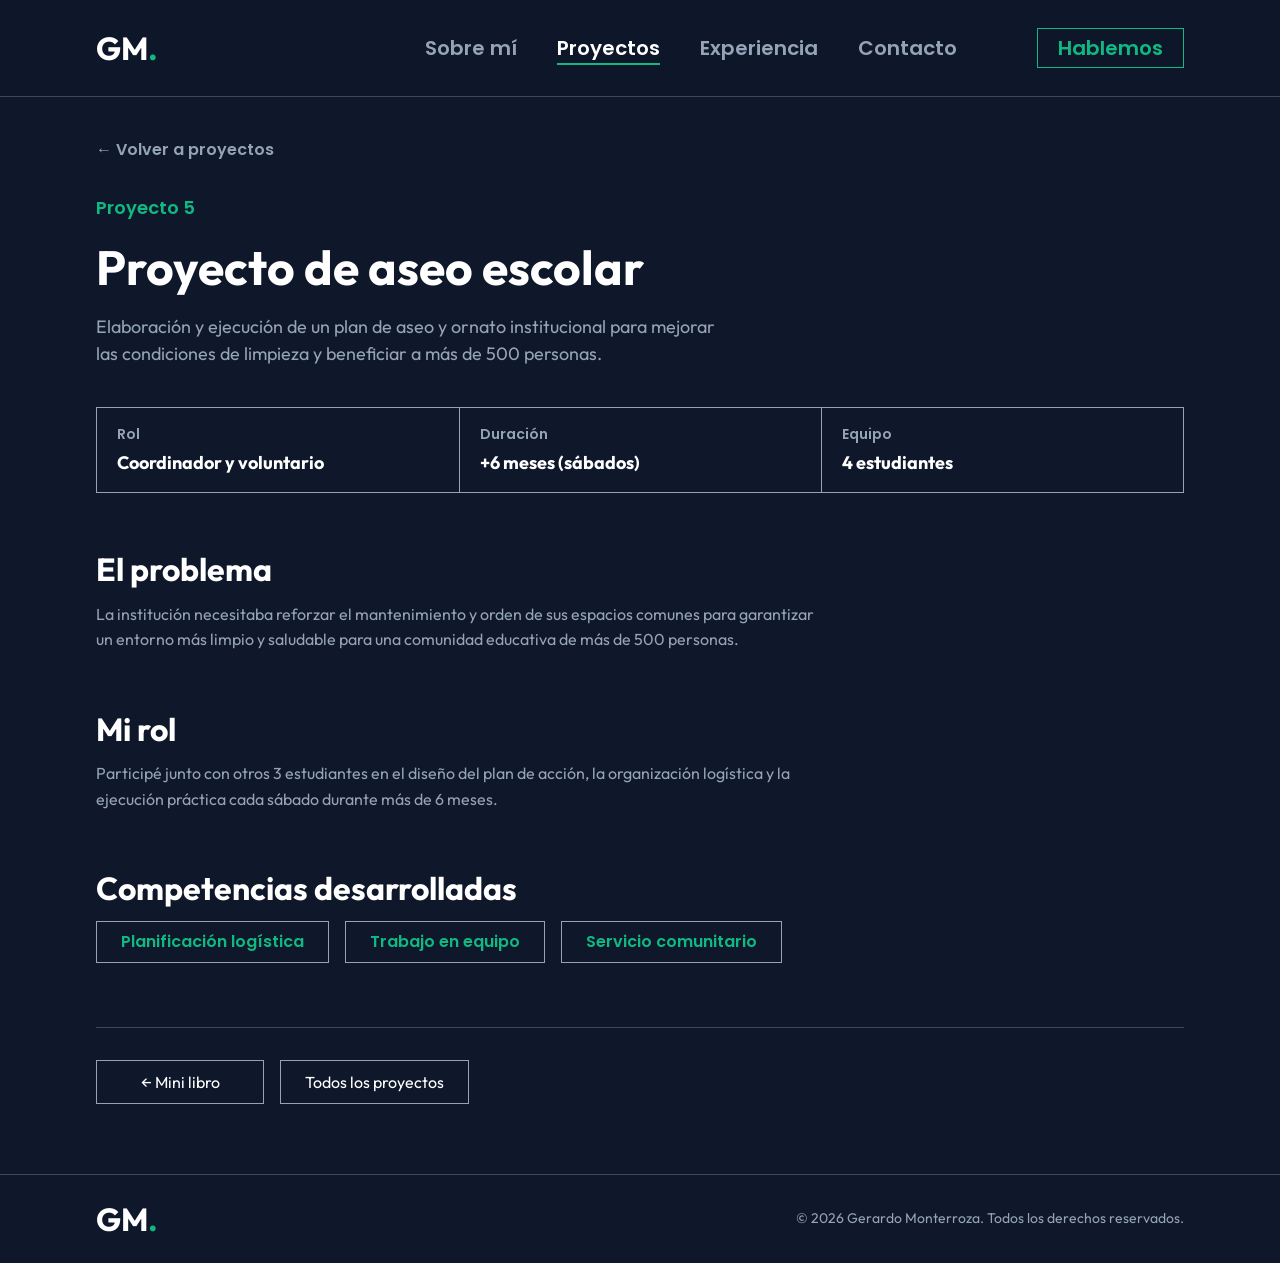
<file: proyectos/aseo-escolar.html>
<!DOCTYPE html>
<html lang="es">
<head>
  <meta charset="UTF-8">
  <meta name="viewport" content="width=device-width, initial-scale=1">
  <title>Proyecto de aseo escolar — Gerardo Monterroza</title>
  <meta name="description" content="Proyecto de aseo y ornato escolar para beneficiar a más de 500 personas. Coordinado junto a Gerardo Monterroza.">
  <meta name="theme-color" content="#0f172a">
  <link rel="icon" href="data:image/svg+xml,%3Csvg xmlns='http://www.w3.org/2000/svg' viewBox='0 0 64 64'%3E%3Crect width='64' height='64' fill='%230f172a'/%3E%3Ctext x='4' y='44' font-family='Arial,sans-serif' font-weight='700' font-size='30' fill='%23ffffff'%3EGM%3Ctspan fill='%2310b981'%3E.%3C/tspan%3E%3C/text%3E%3C/svg%3E">

  <meta property="og:type" content="article">
  <meta property="og:locale" content="es_LA">
  <meta property="og:title" content="Proyecto de aseo escolar — Gerardo Monterroza">
  <meta property="og:description" content="Plan de aseo y ornato escolar que benefició a más de 500 personas durante más de 6 meses.">
  <meta property="og:url" content="https://gerarmntrroza.github.io/portafolio/proyectos/aseo-escolar.html">
  <meta property="og:image" content="https://gerarmntrroza.github.io/portafolio/assets/img/vista-previa.jpg">
  <meta name="twitter:card" content="summary_large_image">
  <link rel="canonical" href="https://gerarmntrroza.github.io/portafolio/proyectos/aseo-escolar.html">

  <link rel="preconnect" href="https://fonts.googleapis.com">
  <link rel="preconnect" href="https://fonts.gstatic.com" crossorigin>
  <link href="https://fonts.googleapis.com/css2?family=Outfit:wght@400;700&family=Poppins:wght@600&display=swap" rel="stylesheet">

  <link rel="stylesheet" href="../styles.css">
</head>
<body>

  <header class="nav" id="nav">
    <div class="container nav__inner">
      <a href="../index.html" class="logo" aria-label="Gerardo Monterroza, ir al inicio">GM<span>.</span></a>

      <nav class="nav__links" id="nav-links" aria-label="Navegación principal">
        <a href="../index.html#about">Sobre mí</a>
        <a href="../index.html#projects" aria-current="page">Proyectos</a>
        <a href="../index.html#experience">Experiencia</a>
        <a href="../index.html#contact">Contacto</a>
      </nav>

      <a href="../index.html#contact" class="nav__cta">Hablemos</a>

      <button class="nav__toggle" type="button" aria-label="Abrir menú" aria-expanded="false" aria-controls="nav-links">
        <span></span>
        <span></span>
        <span></span>
      </button>
    </div>
  </header>

  <main class="container project-page">
    <a href="../index.html#projects" class="back-link">← Volver a proyectos</a>

    <header class="project-hero">
      <p class="section-label">Proyecto 5</p>
      <h1 class="project-hero__title">Proyecto de aseo escolar</h1>
      <p class="project-hero__lead">Elaboración y ejecución de un plan de aseo y ornato institucional para mejorar las condiciones de limpieza y beneficiar a más de 500 personas.</p>
    </header>

    <dl class="project-meta">
      <div>
        <dt>Rol</dt>
        <dd>Coordinador y voluntario</dd>
      </div>
      <div>
        <dt>Duración</dt>
        <dd>+6 meses (sábados)</dd>
      </div>
      <div>
        <dt>Equipo</dt>
        <dd>4 estudiantes</dd>
      </div>
    </dl>

    <section class="project-section">
      <h2 class="section-title">El problema</h2>
      <p>La institución necesitaba reforzar el mantenimiento y orden de sus espacios comunes para garantizar un entorno más limpio y saludable para una comunidad educativa de más de 500 personas.</p>
    </section>

    <section class="project-section">
      <h2 class="section-title">Mi rol</h2>
      <p>Participé junto con otros 3 estudiantes en el diseño del plan de acción, la organización logística y la ejecución práctica cada sábado durante más de 6 meses.</p>
    </section>

    <section class="project-section">
      <h2 class="section-title">Competencias desarrolladas</h2>
      <ul class="tech-list">
        <li>Planificación logística</li>
        <li>Trabajo en equipo</li>
        <li>Servicio comunitario</li>
      </ul>
    </section>

    <nav class="project-footer-nav" aria-label="Navegación entre proyectos">
      <a href="mini-libro.html" class="btn btn--outline">← Mini libro</a>
      <a href="../index.html#projects" class="btn btn--outline">Todos los proyectos</a>
    </nav>
  </main>

  <footer class="footer">
    <div class="container footer__inner">
      <a href="../index.html" class="logo" aria-label="Ir al inicio">GM<span>.</span></a>
      <p class="footer__copy">© 2026 Gerardo Monterroza. Todos los derechos reservados.</p>
    </div>
  </footer>

  <script src="../script.js"></script>
</body>
</html>
</file>
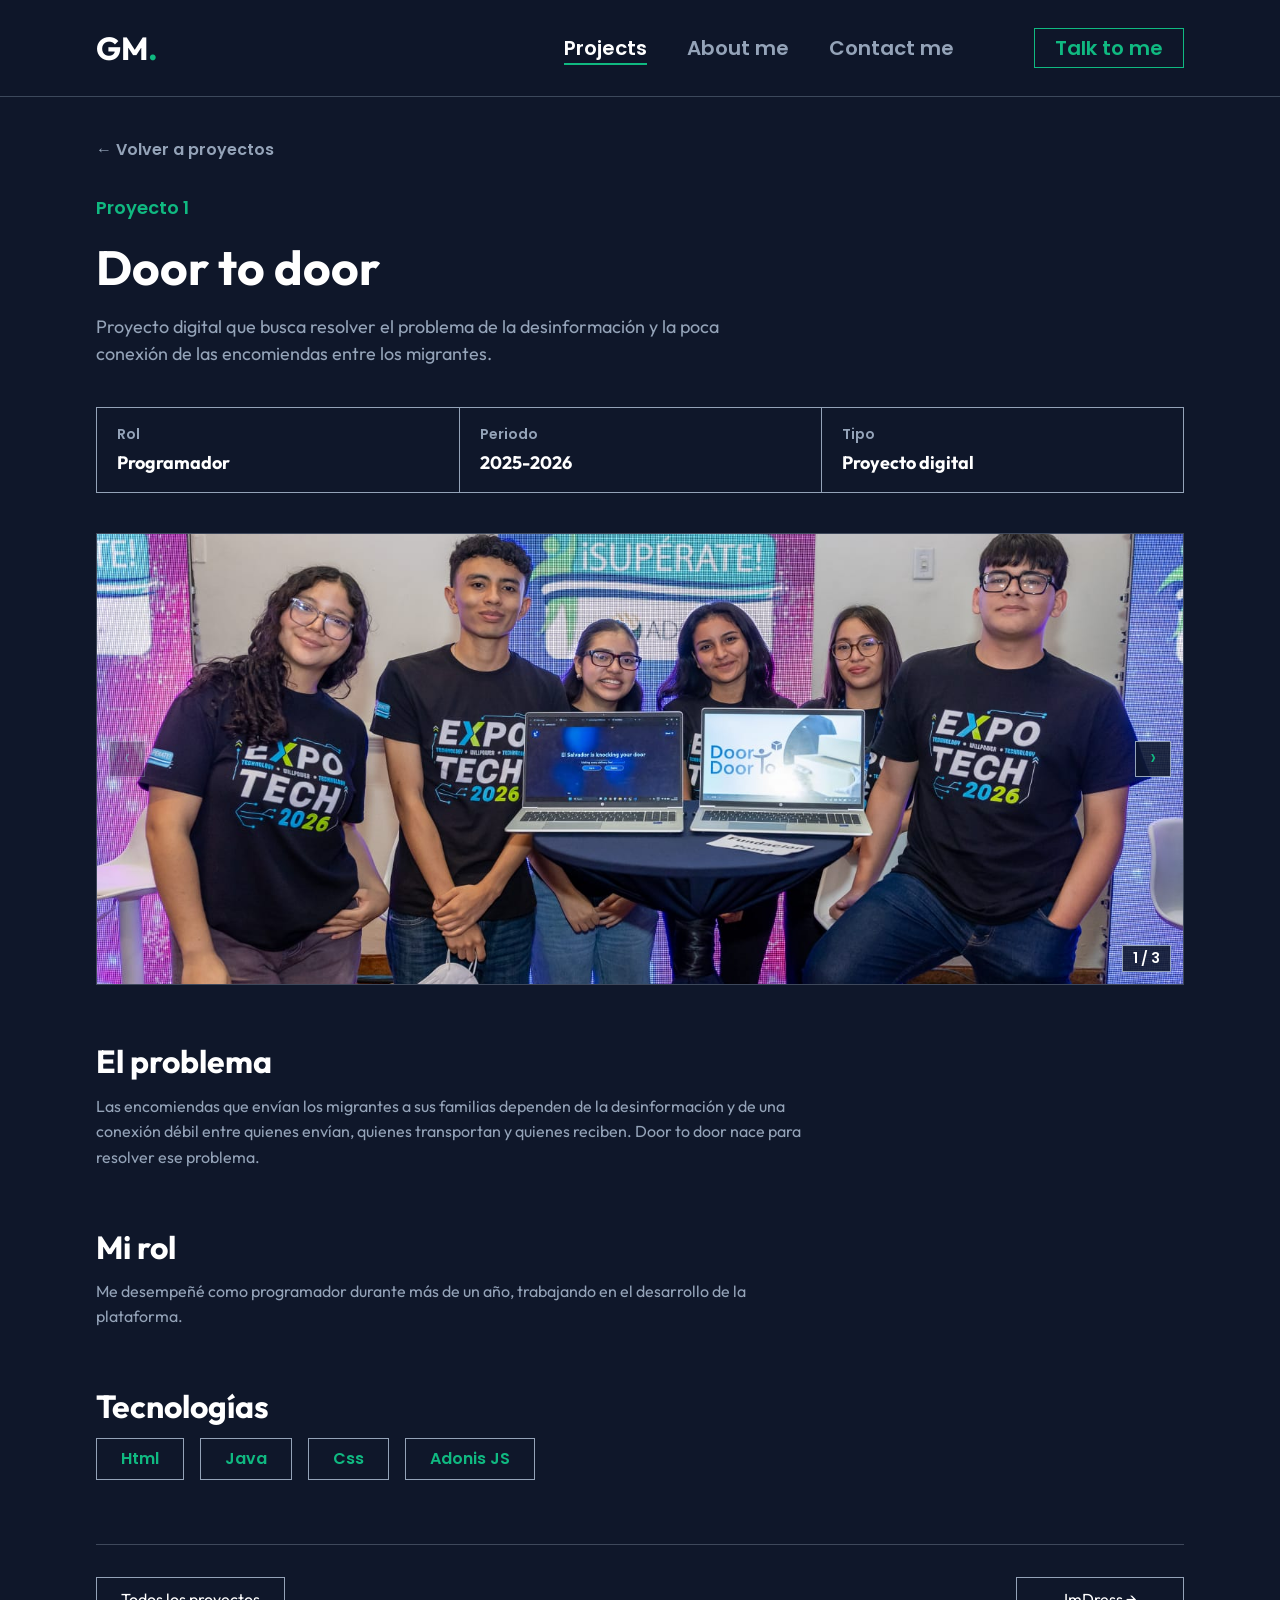
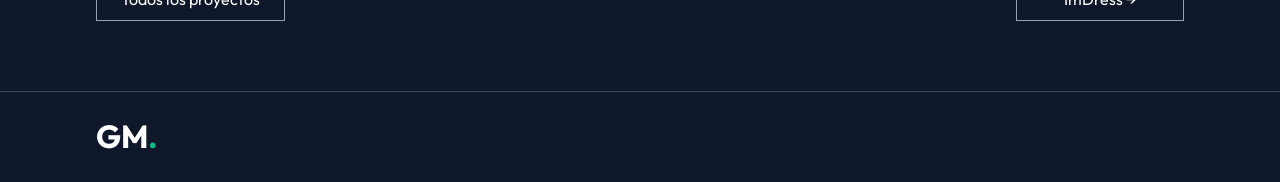
<file: proyectos/door-to-door.html>
<!DOCTYPE html>
<html lang="es">
<head>
  <meta charset="UTF-8">
  <meta name="viewport" content="width=device-width, initial-scale=1">
  <title>Door to door — Gerardo Monterroza</title>
  <meta name="description" content="Door to door: proyecto digital que busca resolver la desinformación y la poca conexión de las encomiendas entre los migrantes. Desarrollado por Gerardo Monterroza.">
  <meta name="theme-color" content="#0f172a">
  <link rel="icon" href="data:image/svg+xml,%3Csvg xmlns='http://www.w3.org/2000/svg' viewBox='0 0 64 64'%3E%3Crect width='64' height='64' fill='%230f172a'/%3E%3Ctext x='4' y='44' font-family='Arial,sans-serif' font-weight='700' font-size='30' fill='%23ffffff'%3EGM%3Ctspan fill='%2310b981'%3E.%3C/tspan%3E%3C/text%3E%3C/svg%3E">

  <meta property="og:type" content="article">
  <meta property="og:locale" content="es_LA">
  <meta property="og:title" content="Door to door — Gerardo Monterroza">
  <meta property="og:description" content="Proyecto digital para conectar las encomiendas entre los migrantes.">
  <meta property="og:url" content="https://gerarmntrroza.github.io/portafolio/proyectos/door-to-door.html">
  <meta property="og:image" content="https://gerarmntrroza.github.io/portafolio/assets/img/door-to-door-1.jpeg">
  <meta name="twitter:card" content="summary_large_image">
  <link rel="canonical" href="https://gerarmntrroza.github.io/portafolio/proyectos/door-to-door.html">

  <link rel="preconnect" href="https://fonts.googleapis.com">
  <link rel="preconnect" href="https://fonts.gstatic.com" crossorigin>
  <link href="https://fonts.googleapis.com/css2?family=Outfit:wght@400;700&family=Poppins:wght@600&display=swap" rel="stylesheet">

  <link rel="stylesheet" href="../styles.css">
</head>
<body>

  <header class="nav" id="nav">
    <div class="container nav__inner">
      <a href="../index.html" class="logo" aria-label="Gerardo Monterroza, ir al inicio">GM<span>.</span></a>

      <nav class="nav__links" id="nav-links" aria-label="Principal">
        <a href="../index.html#projects" aria-current="page">Projects</a>
        <a href="../index.html#about">About me</a>
        <a href="../index.html#contact">Contact me</a>
      </nav>

      <a href="../index.html#contact" class="nav__cta">Talk to me</a>

      <button class="nav__toggle" type="button" aria-label="Abrir menú" aria-expanded="false" aria-controls="nav-links">
        <span></span>
        <span></span>
        <span></span>
      </button>
    </div>
  </header>

  <main class="container project-page">
    <a href="../index.html#projects" class="back-link">← Volver a proyectos</a>

    <header class="project-hero">
      <p class="section-label">Proyecto 1</p>
      <h1 class="project-hero__title">Door to door</h1>
      <p class="project-hero__lead">Proyecto digital que busca resolver el problema de la desinformación y la poca conexión de las encomiendas entre los migrantes.</p>
    </header>

    <dl class="project-meta">
      <div>
        <dt>Rol</dt>
        <dd>Programador</dd>
      </div>
      <div>
        <dt>Periodo</dt>
        <dd>2025-2026</dd>
      </div>
      <div>
        <dt>Tipo</dt>
        <dd>Proyecto digital</dd>
      </div>
    </dl>

    <div class="gallery" aria-label="Imágenes de Door to door">
      <div class="gallery__track" tabindex="0">
        <img src="../assets/img/door-to-door-1.jpeg" alt="Pantalla principal de Door to door" width="800" height="450">
        <img src="../assets/img/door-to-door-2.jpeg" alt="Seguimiento de encomiendas en Door to door" width="800" height="450" loading="lazy">
        <img src="../assets/img/door-to-door-3.jpeg" alt="Perfil de usuario en Door to door" width="800" height="450" loading="lazy">
      </div>
      <button class="gallery__btn gallery__btn--prev" type="button" aria-label="Imagen anterior">‹</button>
      <button class="gallery__btn gallery__btn--next" type="button" aria-label="Imagen siguiente">›</button>
      <span class="gallery__count" aria-live="polite">1 / 3</span>
    </div>

    <section class="project-section">
      <h2 class="section-title">El problema</h2>
      <p>Las encomiendas que envían los migrantes a sus familias dependen de la desinformación y de una conexión débil entre quienes envían, quienes transportan y quienes reciben. Door to door nace para resolver ese problema.</p>
    </section>

    <section class="project-section">
      <h2 class="section-title">Mi rol</h2>
      <p>Me desempeñé como programador durante más de un año, trabajando en el desarrollo de la plataforma.</p>
    </section>

    <section class="project-section">
      <h2 class="section-title">Tecnologías</h2>
      <ul class="tech-list">
        <li>Html</li>
        <li>Java</li>
        <li>Css</li>
        <li>Adonis JS</li>
      </ul>
    </section>

    <nav class="project-footer-nav" aria-label="Navegación entre proyectos">
        <a href="../index.html#projects" class="btn btn--outline">Todos los proyectos</a>
        <a href="imdress.html" class="btn btn--outline btn--next">ImDress →</a>
      </nav>
  </main>

  <footer class="footer">
    <div class="container">
      <a href="../index.html" class="logo" aria-label="Ir al inicio">GM<span>.</span></a>
    </div>
  </footer>

  <script src="../script.js"></script>
</body>
</html>
</file>
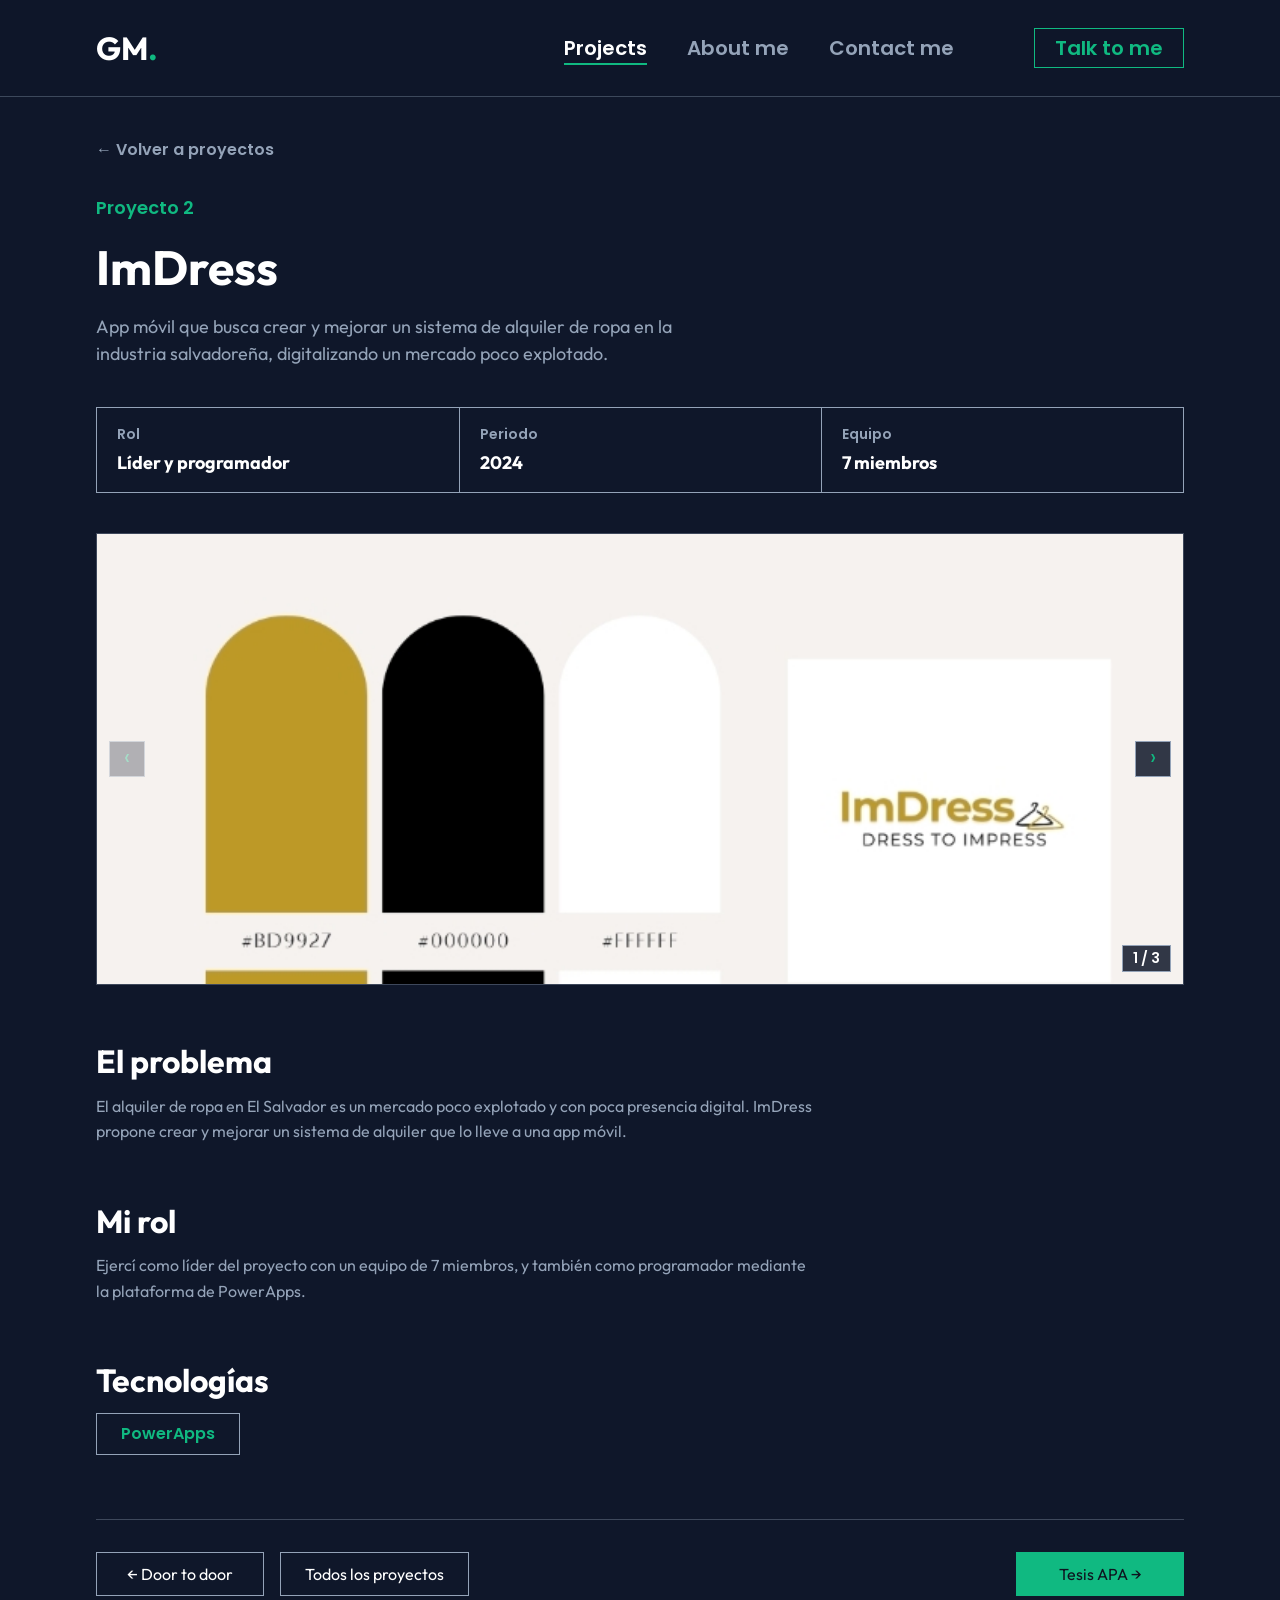
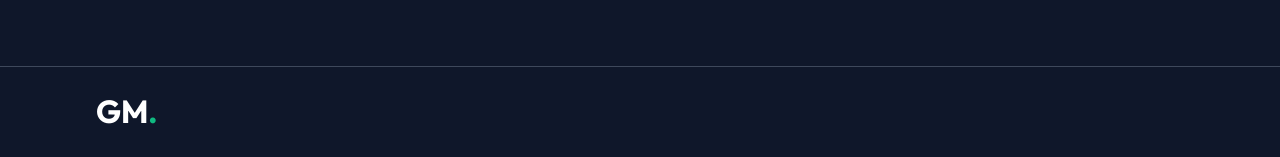
<file: proyectos/imdress.html>
<!DOCTYPE html>
<html lang="es">
<head>
  <meta charset="UTF-8">
  <meta name="viewport" content="width=device-width, initial-scale=1">
  <title>ImDress — Gerardo Monterroza</title>
  <meta name="description" content="ImDress: app móvil para crear y mejorar un sistema de alquiler de ropa en la industria salvadoreña. Proyecto liderado por Gerardo Monterroza.">
  <meta name="theme-color" content="#0f172a">
  <link rel="icon" href="data:image/svg+xml,%3Csvg xmlns='http://www.w3.org/2000/svg' viewBox='0 0 64 64'%3E%3Crect width='64' height='64' fill='%230f172a'/%3E%3Ctext x='4' y='44' font-family='Arial,sans-serif' font-weight='700' font-size='30' fill='%23ffffff'%3EGM%3Ctspan fill='%2310b981'%3E.%3C/tspan%3E%3C/text%3E%3C/svg%3E">

  <meta property="og:type" content="article">
  <meta property="og:locale" content="es_LA">
  <meta property="og:title" content="ImDress — Gerardo Monterroza">
  <meta property="og:description" content="App móvil para digitalizar el alquiler de ropa en El Salvador.">
  <meta property="og:url" content="https://gerarmntrroza.github.io/portafolio/proyectos/imdress.html">
  <meta property="og:image" content="https://gerarmntrroza.github.io/portafolio/assets/img/imdress-1.jpeg">
  <meta name="twitter:card" content="summary_large_image">
  <link rel="canonical" href="https://gerarmntrroza.github.io/portafolio/proyectos/imdress.html">

  <link rel="preconnect" href="https://fonts.googleapis.com">
  <link rel="preconnect" href="https://fonts.gstatic.com" crossorigin>
  <link href="https://fonts.googleapis.com/css2?family=Outfit:wght@400;700&family=Poppins:wght@600&display=swap" rel="stylesheet">

  <link rel="stylesheet" href="../styles.css">
</head>
<body>

  <header class="nav" id="nav">
    <div class="container nav__inner">
      <a href="../index.html" class="logo" aria-label="Gerardo Monterroza, ir al inicio">GM<span>.</span></a>

      <nav class="nav__links" id="nav-links" aria-label="Principal">
        <a href="../index.html#projects" aria-current="page">Projects</a>
        <a href="../index.html#about">About me</a>
        <a href="../index.html#contact">Contact me</a>
      </nav>

      <a href="../index.html#contact" class="nav__cta">Talk to me</a>

      <button class="nav__toggle" type="button" aria-label="Abrir menú" aria-expanded="false" aria-controls="nav-links">
        <span></span>
        <span></span>
        <span></span>
      </button>
    </div>
  </header>

  <main class="container project-page">
    <a href="../index.html#projects" class="back-link">← Volver a proyectos</a>

    <header class="project-hero">
      <p class="section-label">Proyecto 2</p>
      <h1 class="project-hero__title">ImDress</h1>
      <p class="project-hero__lead">App móvil que busca crear y mejorar un sistema de alquiler de ropa en la industria salvadoreña, digitalizando un mercado poco explotado.</p>
    </header>

    <dl class="project-meta">
      <div>
        <dt>Rol</dt>
        <dd>Líder y programador</dd>
      </div>
      <div>
        <dt>Periodo</dt>
        <dd>2024</dd>
      </div>
      <div>
        <dt>Equipo</dt>
        <dd>7 miembros</dd>
      </div>
    </dl>

    <div class="gallery" aria-label="Imágenes de ImDress">
      <div class="gallery__track" tabindex="0">
        <img src="../assets/img/imdress-1.jpeg" alt="Pantalla de inicio de la app ImDress" width="800" height="450">
        <img src="../assets/img/imdress-2.jpeg" alt="Catálogo de ropa en ImDress" width="800" height="450" loading="lazy">
        <img src="../assets/img/imdress-3.jpeg" alt="Proceso de alquiler en ImDress" width="800" height="450" loading="lazy">
      </div>
      <button class="gallery__btn gallery__btn--prev" type="button" aria-label="Imagen anterior">‹</button>
      <button class="gallery__btn gallery__btn--next" type="button" aria-label="Imagen siguiente">›</button>
      <span class="gallery__count" aria-live="polite">1 / 3</span>
    </div>

    <section class="project-section">
      <h2 class="section-title">El problema</h2>
      <p>El alquiler de ropa en El Salvador es un mercado poco explotado y con poca presencia digital. ImDress propone crear y mejorar un sistema de alquiler que lo lleve a una app móvil.</p>
    </section>

    <section class="project-section">
      <h2 class="section-title">Mi rol</h2>
      <p>Ejercí como líder del proyecto con un equipo de 7 miembros, y también como programador mediante la plataforma de PowerApps.</p>
    </section>

    <section class="project-section">
      <h2 class="section-title">Tecnologías</h2>
      <ul class="tech-list">
        <li>PowerApps</li>
      </ul>
    </section>

    <nav class="project-footer-nav" aria-label="Navegación entre proyectos">
      <a href="door-to-door.html" class="btn btn--outline">← Door to door</a>
      <a href="../index.html#projects" class="btn btn--outline">Todos los proyectos</a>
      <a href="tesis-apa.html" class="btn btn--primary btn--next">Tesis APA →</a>
    </nav>
  </main>

  <footer class="footer">
    <div class="container">
      <a href="../index.html" class="logo" aria-label="Ir al inicio">GM<span>.</span></a>
    </div>
  </footer>

  <script src="../script.js"></script>
</body>
</html>
</file>
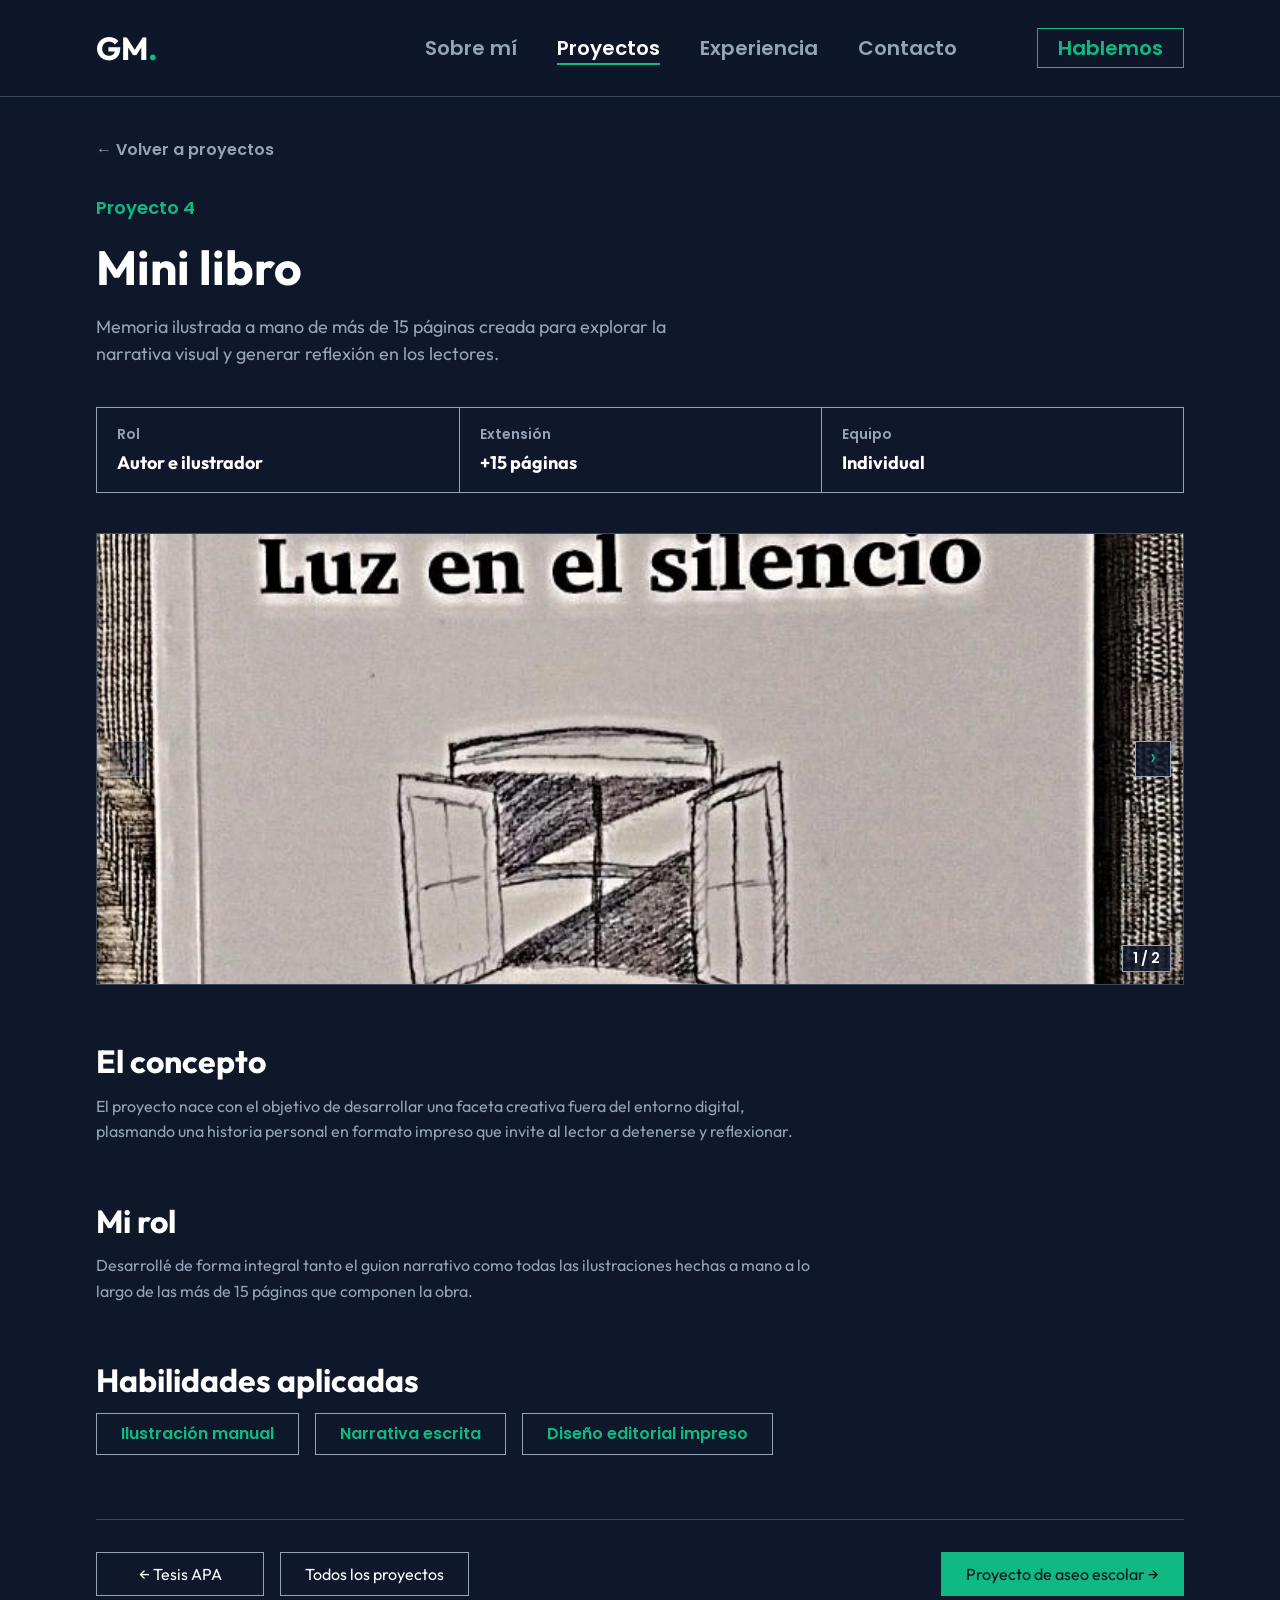
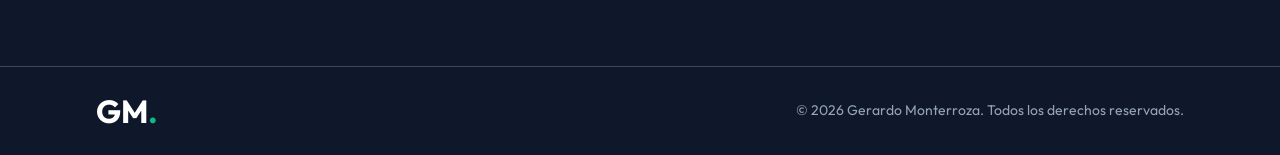
<file: proyectos/mini-libro.html>
<!DOCTYPE html>
<html lang="es">
<head>
  <meta charset="UTF-8">
  <meta name="viewport" content="width=device-width, initial-scale=1">
  <title>Mini libro — Gerardo Monterroza</title>
  <meta name="description" content="Mini libro: memoria ilustrada a mano de más de 15 páginas creada por Gerardo Monterroza.">
  <meta name="theme-color" content="#0f172a">
  <link rel="icon" href="data:image/svg+xml,%3Csvg xmlns='http://www.w3.org/2000/svg' viewBox='0 0 64 64'%3E%3Crect width='64' height='64' fill='%230f172a'/%3E%3Ctext x='4' y='44' font-family='Arial,sans-serif' font-weight='700' font-size='30' fill='%23ffffff'%3EGM%3Ctspan fill='%2310b981'%3E.%3C/tspan%3E%3C/text%3E%3C/svg%3E">

  <meta property="og:type" content="article">
  <meta property="og:locale" content="es_LA">
  <meta property="og:title" content="Mini libro — Gerardo Monterroza">
  <meta property="og:description" content="Memoria ilustrada a mano de más de 15 páginas con una historia personal en formato impreso.">
  <meta property="og:url" content="https://gerarmntrroza.github.io/portafolio/proyectos/mini-libro.html">
  <meta property="og:image" content="https://gerarmntrroza.github.io/portafolio/assets/img/mini-libro-1.jpeg">
  <meta name="twitter:card" content="summary_large_image">
  <link rel="canonical" href="https://gerarmntrroza.github.io/portafolio/proyectos/mini-libro.html">

  <link rel="preconnect" href="https://fonts.googleapis.com">
  <link rel="preconnect" href="https://fonts.gstatic.com" crossorigin>
  <link href="https://fonts.googleapis.com/css2?family=Outfit:wght@400;700&family=Poppins:wght@600&display=swap" rel="stylesheet">

  <link rel="stylesheet" href="../styles.css">
</head>
<body>

  <header class="nav" id="nav">
    <div class="container nav__inner">
      <a href="../index.html" class="logo" aria-label="Gerardo Monterroza, ir al inicio">GM<span>.</span></a>

      <nav class="nav__links" id="nav-links" aria-label="Navegación principal">
        <a href="../index.html#about">Sobre mí</a>
        <a href="../index.html#projects" aria-current="page">Proyectos</a>
        <a href="../index.html#experience">Experiencia</a>
        <a href="../index.html#contact">Contacto</a>
      </nav>

      <a href="../index.html#contact" class="nav__cta">Hablemos</a>

      <button class="nav__toggle" type="button" aria-label="Abrir menú" aria-expanded="false" aria-controls="nav-links">
        <span></span>
        <span></span>
        <span></span>
      </button>
    </div>
  </header>

  <main class="container project-page">
    <a href="../index.html#projects" class="back-link">← Volver a proyectos</a>

    <header class="project-hero">
      <p class="section-label">Proyecto 4</p>
      <h1 class="project-hero__title">Mini libro</h1>
      <p class="project-hero__lead">Memoria ilustrada a mano de más de 15 páginas creada para explorar la narrativa visual y generar reflexión en los lectores.</p>
    </header>

    <dl class="project-meta">
      <div>
        <dt>Rol</dt>
        <dd>Autor e ilustrador</dd>
      </div>
      <div>
        <dt>Extensión</dt>
        <dd>+15 páginas</dd>
      </div>
      <div>
        <dt>Equipo</dt>
        <dd>Individual</dd>
      </div>
    </dl>

    <div class="gallery" aria-label="Imágenes del Mini libro">
      <div class="gallery__track" tabindex="0">
        <img src="../assets/img/mini-libro-1.jpeg" alt="Portada del Mini libro ilustrado a mano" width="800" height="450" decoding="async">
        <img src="../assets/img/mini-libro-2.jpeg" alt="Página interior del Mini libro" width="800" height="450" loading="lazy" decoding="async">
      </div>
      <button class="gallery__btn gallery__btn--prev" type="button" aria-label="Imagen anterior">‹</button>
      <button class="gallery__btn gallery__btn--next" type="button" aria-label="Imagen siguiente">›</button>
      <span class="gallery__count" aria-live="polite">1 / 2</span>
    </div>

    <section class="project-section">
      <h2 class="section-title">El concepto</h2>
      <p>El proyecto nace con el objetivo de desarrollar una faceta creativa fuera del entorno digital, plasmando una historia personal en formato impreso que invite al lector a detenerse y reflexionar.</p>
    </section>

    <section class="project-section">
      <h2 class="section-title">Mi rol</h2>
      <p>Desarrollé de forma integral tanto el guion narrativo como todas las ilustraciones hechas a mano a lo largo de las más de 15 páginas que componen la obra.</p>
    </section>

    <section class="project-section">
      <h2 class="section-title">Habilidades aplicadas</h2>
      <ul class="tech-list">
        <li>Ilustración manual</li>
        <li>Narrativa escrita</li>
        <li>Diseño editorial impreso</li>
      </ul>
    </section>

    <nav class="project-footer-nav" aria-label="Navegación entre proyectos">
      <a href="tesis-apa.html" class="btn btn--outline">← Tesis APA</a>
      <a href="../index.html#projects" class="btn btn--outline">Todos los proyectos</a>
      <a href="aseo-escolar.html" class="btn btn--primary btn--next">Proyecto de aseo escolar →</a>
    </nav>
  </main>

  <footer class="footer">
    <div class="container footer__inner">
      <a href="../index.html" class="logo" aria-label="Ir al inicio">GM<span>.</span></a>
      <p class="footer__copy">© 2026 Gerardo Monterroza. Todos los derechos reservados.</p>
    </div>
  </footer>

  <script src="../script.js"></script>
</body>
</html>
</file>
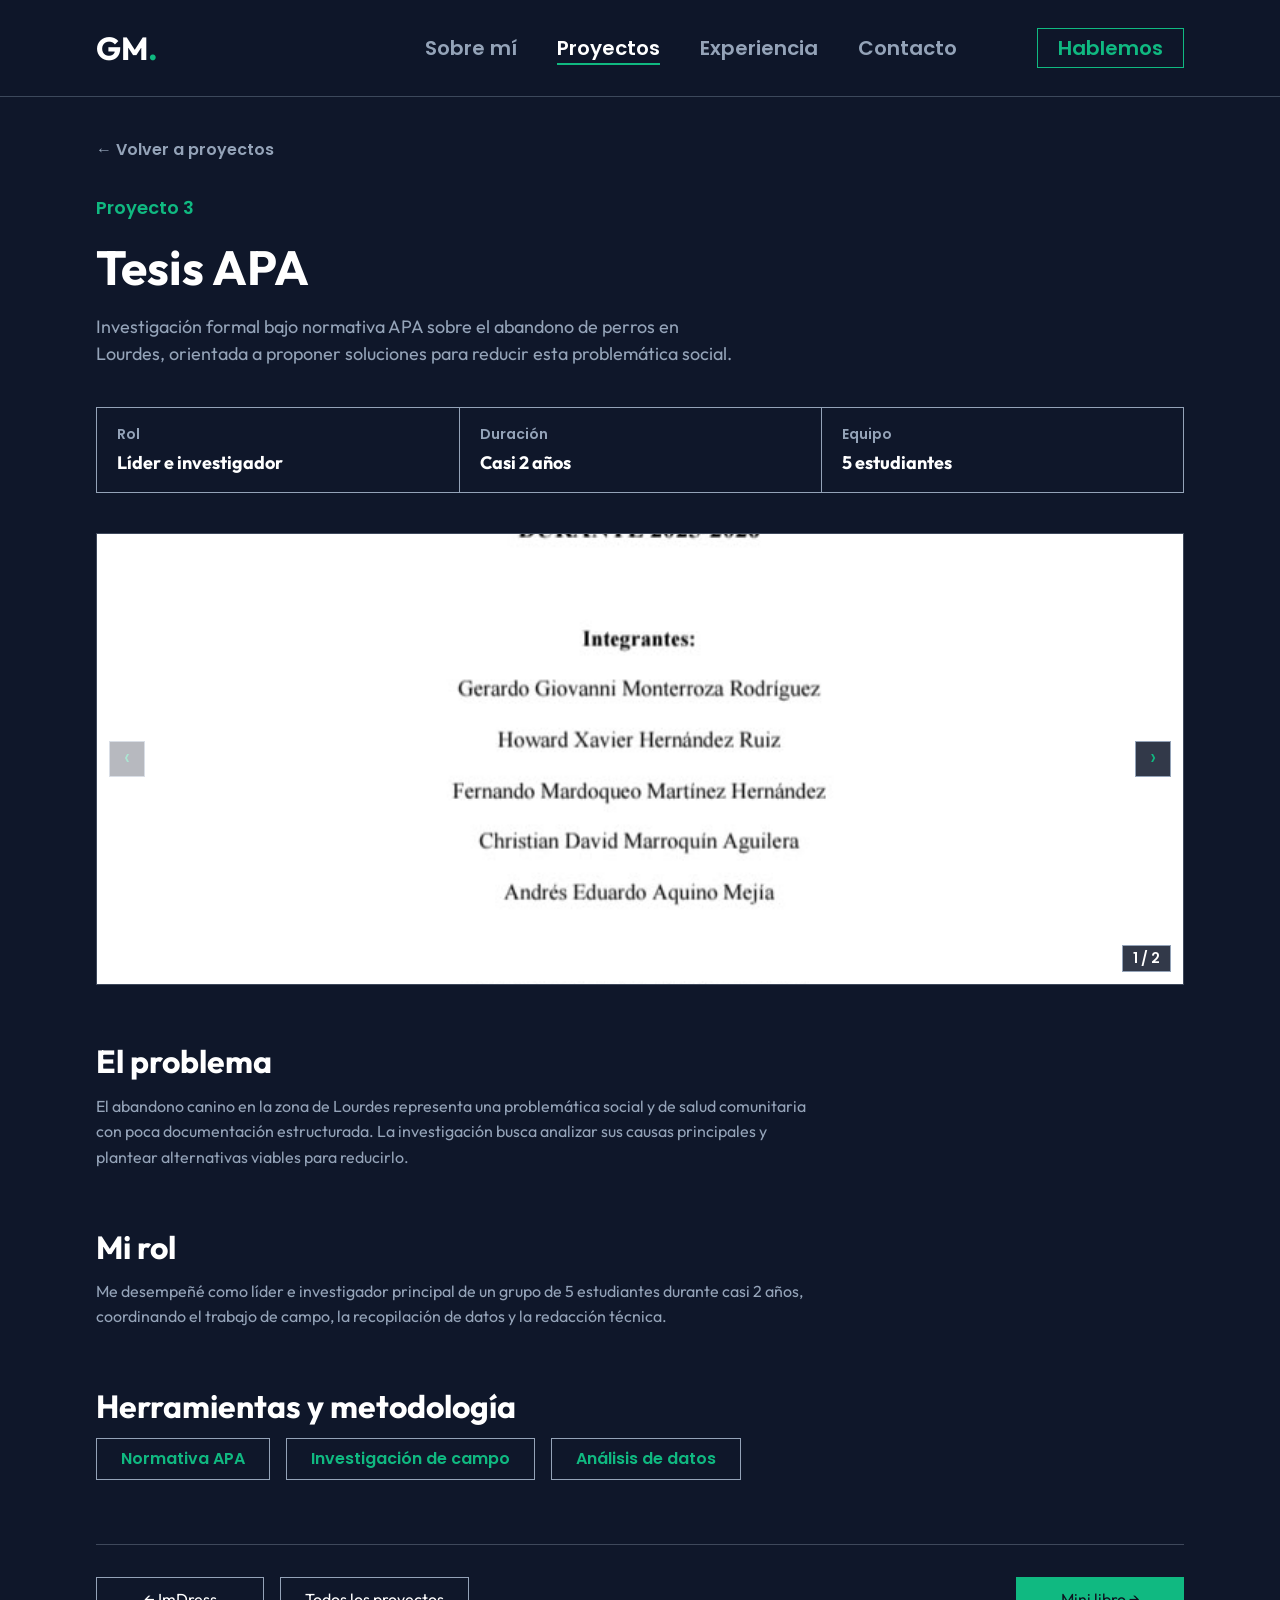
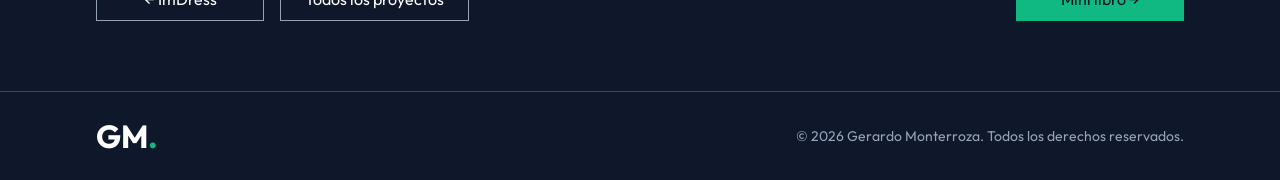
<file: proyectos/tesis-apa.html>
<!DOCTYPE html>
<html lang="es">
<head>
  <meta charset="UTF-8">
  <meta name="viewport" content="width=device-width, initial-scale=1">
  <title>Tesis APA — Gerardo Monterroza</title>
  <meta name="description" content="Tesis APA: investigación sobre el abandono de perros en Lourdes buscando reducir esta problemática social. Liderada por Gerardo Monterroza.">
  <meta name="theme-color" content="#0f172a">
  <link rel="icon" href="data:image/svg+xml,%3Csvg xmlns='http://www.w3.org/2000/svg' viewBox='0 0 64 64'%3E%3Crect width='64' height='64' fill='%230f172a'/%3E%3Ctext x='4' y='44' font-family='Arial,sans-serif' font-weight='700' font-size='30' fill='%23ffffff'%3EGM%3Ctspan fill='%2310b981'%3E.%3C/tspan%3E%3C/text%3E%3C/svg%3E">

  <meta property="og:type" content="article">
  <meta property="og:locale" content="es_LA">
  <meta property="og:title" content="Tesis APA — Gerardo Monterroza">
  <meta property="og:description" content="Investigación en formato APA sobre el abandono canino en Lourdes.">
  <meta property="og:url" content="https://gerarmntrroza.github.io/portafolio/proyectos/tesis-apa.html">
  <meta property="og:image" content="https://gerarmntrroza.github.io/portafolio/assets/img/tesis-apa-1.jpeg">
  <meta name="twitter:card" content="summary_large_image">
  <link rel="canonical" href="https://gerarmntrroza.github.io/portafolio/proyectos/tesis-apa.html">

  <link rel="preconnect" href="https://fonts.googleapis.com">
  <link rel="preconnect" href="https://fonts.gstatic.com" crossorigin>
  <link href="https://fonts.googleapis.com/css2?family=Outfit:wght@400;700&family=Poppins:wght@600&display=swap" rel="stylesheet">

  <link rel="stylesheet" href="../styles.css">
</head>
<body>

  <header class="nav" id="nav">
    <div class="container nav__inner">
      <a href="../index.html" class="logo" aria-label="Gerardo Monterroza, ir al inicio">GM<span>.</span></a>

      <nav class="nav__links" id="nav-links" aria-label="Navegación principal">
        <a href="../index.html#about">Sobre mí</a>
        <a href="../index.html#projects" aria-current="page">Proyectos</a>
        <a href="../index.html#experience">Experiencia</a>
        <a href="../index.html#contact">Contacto</a>
      </nav>

      <a href="../index.html#contact" class="nav__cta">Hablemos</a>

      <button class="nav__toggle" type="button" aria-label="Abrir menú" aria-expanded="false" aria-controls="nav-links">
        <span></span>
        <span></span>
        <span></span>
      </button>
    </div>
  </header>

  <main class="container project-page">
    <a href="../index.html#projects" class="back-link">← Volver a proyectos</a>

    <header class="project-hero">
      <p class="section-label">Proyecto 3</p>
      <h1 class="project-hero__title">Tesis APA</h1>
      <p class="project-hero__lead">Investigación formal bajo normativa APA sobre el abandono de perros en Lourdes, orientada a proponer soluciones para reducir esta problemática social.</p>
    </header>

    <dl class="project-meta">
      <div>
        <dt>Rol</dt>
        <dd>Líder e investigador</dd>
      </div>
      <div>
        <dt>Duración</dt>
        <dd>Casi 2 años</dd>
      </div>
      <div>
        <dt>Equipo</dt>
        <dd>5 estudiantes</dd>
      </div>
    </dl>

    <div class="gallery" aria-label="Imágenes de la Tesis APA">
      <div class="gallery__track" tabindex="0">
        <img src="../assets/img/tesis-apa-1.jpeg" alt="Portada de la investigación sobre el abandono de perros" width="800" height="450" decoding="async">
        <img src="../assets/img/tesis-apa-2.jpeg" alt="Página interna de la tesis en formato APA" width="800" height="450" loading="lazy" decoding="async">
      </div>
      <button class="gallery__btn gallery__btn--prev" type="button" aria-label="Imagen anterior">‹</button>
      <button class="gallery__btn gallery__btn--next" type="button" aria-label="Imagen siguiente">›</button>
      <span class="gallery__count" aria-live="polite">1 / 2</span>
    </div>

    <section class="project-section">
      <h2 class="section-title">El problema</h2>
      <p>El abandono canino en la zona de Lourdes representa una problemática social y de salud comunitaria con poca documentación estructurada. La investigación busca analizar sus causas principales y plantear alternativas viables para reducirlo.</p>
    </section>

    <section class="project-section">
      <h2 class="section-title">Mi rol</h2>
      <p>Me desempeñé como líder e investigador principal de un grupo de 5 estudiantes durante casi 2 años, coordinando el trabajo de campo, la recopilación de datos y la redacción técnica.</p>
    </section>

    <section class="project-section">
      <h2 class="section-title">Herramientas y metodología</h2>
      <ul class="tech-list">
        <li>Normativa APA</li>
        <li>Investigación de campo</li>
        <li>Análisis de datos</li>
      </ul>
    </section>

    <nav class="project-footer-nav" aria-label="Navegación entre proyectos">
      <a href="imdress.html" class="btn btn--outline">← ImDress</a>
      <a href="../index.html#projects" class="btn btn--outline">Todos los proyectos</a>
      <a href="mini-libro.html" class="btn btn--primary btn--next">Mini libro →</a>
    </nav>
  </main>

  <footer class="footer">
    <div class="container footer__inner">
      <a href="../index.html" class="logo" aria-label="Ir al inicio">GM<span>.</span></a>
      <p class="footer__copy">© 2026 Gerardo Monterroza. Todos los derechos reservados.</p>
    </div>
  </footer>

  <script src="../script.js"></script>
</body>
</html>
</file>
<file: styles.css>
:root {
  --azul-1: #0e131f;
  --azul-2: #0f172a;
  --verde: #10b981;
  --gris: #94a3b8;
  --blanco: #ffffff;
  --borde-sutil: rgba(148, 163, 184, 0.35);

  --fuente-titulos: "Outfit", sans-serif;
  --fuente-ui: "Poppins", sans-serif;

  --ancho-max: 1200px;
  --margen-lateral: 56px;
}

*,
*::before,
*::after {
  box-sizing: border-box;
}

html {
  scroll-behavior: smooth;
  scroll-padding-top: 100px;
}

body {
  margin: 0;
  background: var(--azul-2);
  color: var(--blanco);
  font-family: var(--fuente-titulos);
  font-size: 16px;
  line-height: 1.5;
  -webkit-font-smoothing: antialiased;
}

a {
  color: inherit;
  text-decoration: none;
}

:focus-visible {
  outline: 2px solid var(--verde);
  outline-offset: 3px;
}

.container {
  width: 100%;
  max-width: var(--ancho-max);
  margin-inline: auto;
  padding-inline: var(--margen-lateral);
}

.accent {
  color: var(--verde);
}

.divider {
  border: 0;
  border-top: 1px solid var(--borde-sutil);
  margin: 0;
}

.section-label {
  margin: 0 0 16px;
  font-family: var(--fuente-ui);
  font-weight: 600;
  font-size: 18px;
  color: var(--verde);
}

.section-title {
  margin: 0 0 12px;
  font-weight: 700;
  font-size: 32px;
  line-height: 1.26;
  color: var(--blanco);
}

.btn {
  display: inline-flex;
  align-items: center;
  justify-content: center;
  min-width: 168px;
  height: 44px;
  padding-inline: 24px;
  font-family: var(--fuente-titulos);
  font-weight: 400;
  font-size: 16px;
  border: 1px solid transparent;
  transition: background 0.2s ease, color 0.2s ease, border-color 0.2s ease;
}

.btn--primary {
  background: var(--verde);
  color: var(--azul-1);
}

.btn--primary:hover {
  background: #0da673;
}

.btn--outline {
  background: transparent;
  color: var(--blanco);
  border-color: var(--gris);
}

.btn--outline:hover {
  border-color: var(--blanco);
}

.nav {
  position: sticky;
  top: 0;
  z-index: 20;
  background: rgba(15, 23, 42, 0.92);
  backdrop-filter: blur(8px);
  border-bottom: 1px solid var(--borde-sutil);
}

.nav__inner {
  display: flex;
  align-items: center;
  justify-content: space-between;
  gap: 24px;
  padding-block: 28px;
}

.logo {
  font-family: var(--fuente-titulos);
  font-weight: 700;
  font-size: 32px;
  line-height: 1;
  color: var(--blanco);
}

.logo span {
  color: var(--verde);
}

.nav__links {
  display: flex;
  gap: 40px;
  margin-left: auto;
  margin-right: 56px;
}

.nav__links a {
  font-family: var(--fuente-ui);
  font-weight: 600;
  font-size: 20px;
  color: var(--gris);
  transition: color 0.2s ease;
}

.nav__links a:hover {
  color: var(--blanco);
}

.nav__links a[aria-current] {
  color: var(--blanco);
  text-decoration: underline;
  text-decoration-color: var(--verde);
  text-decoration-thickness: 2px;
  text-underline-offset: 8px;
}

.nav__cta {
  font-family: var(--fuente-ui);
  font-weight: 600;
  font-size: 20px;
  color: var(--verde);
  border: 1px solid var(--verde);
  padding: 4px 20px;
  transition: background 0.2s ease, color 0.2s ease;
}

.nav__cta:hover {
  background: var(--verde);
  color: var(--azul-1);
}

.nav__toggle {
  display: none;
  flex-direction: column;
  align-items: center;
  justify-content: center;
  gap: 5px;
  width: 40px;
  height: 40px;
  padding: 0;
  background: transparent;
  border: 1px solid var(--gris);
  cursor: pointer;
}

.nav__toggle span {
  display: block;
  width: 20px;
  height: 2px;
  background: var(--blanco);
  transition: transform 0.2s ease, opacity 0.2s ease;
}

.nav.is-open .nav__toggle span:nth-child(1) {
  transform: translateY(7px) rotate(45deg);
}

.nav.is-open .nav__toggle span:nth-child(2) {
  opacity: 0;
}

.nav.is-open .nav__toggle span:nth-child(3) {
  transform: translateY(-7px) rotate(-45deg);
}

.hero {
  padding-block: 58px 40px;
}

.hero__grid {
  display: grid;
  grid-template-columns: minmax(0, 1.2fr) minmax(0, 0.8fr);
  align-items: start;
  gap: 48px;
}

.hero__media {
  position: relative;
  width: 100%;
  max-width: 320px;
  justify-self: end;
}

.hero__media::after {
  content: "";
  position: absolute;
  inset: 14px -14px -14px 14px;
  border: 1px solid var(--verde);
  z-index: 0;
  pointer-events: none;
}

.hero__media img {
  position: relative;
  z-index: 1;
  display: block;
  width: 100%;
  aspect-ratio: 1 / 1;
  object-fit: cover;
  object-position: center 20%;
  border: 1px solid var(--gris);
  background: var(--azul-1);
}

.badge {
  display: inline-block;
  margin: 0 0 21px;
  padding: 4px 16px;
  font-family: var(--fuente-ui);
  font-weight: 600;
  font-size: 16px;
  color: var(--verde);
  border: 1px solid var(--verde);
}

.hero__title {
  margin: 0 0 25px;
  font-weight: 700;
  font-size: 48px;
  line-height: 1.26;
  color: var(--blanco);
}

.hero__subtitle {
  margin: 0 0 25px;
  font-size: 16px;
  color: var(--blanco);
}

.hero__subtitle span {
  color: var(--gris);
}

.hero__actions {
  display: flex;
  flex-wrap: wrap;
  gap: 19px;
}

.about {
  padding-block: 63px 48px;
}

.about__grid {
  display: grid;
  grid-template-columns: 1fr 1fr;
  gap: 64px;
  align-items: start;
}

.about__text {
  padding-top: 8px;
}

.about__text p:not(.section-label) {
  max-width: 420px;
  margin: 0 0 24px;
  font-weight: 700;
  font-size: 16px;
  color: var(--gris);
}

.about__skills-title {
  margin: 0 0 26px;
  font-weight: 400;
  font-size: 16px;
  color: var(--gris);
}

.skills {
  display: grid;
  grid-template-columns: repeat(2, minmax(0, 1fr));
  gap: 16px;
  margin: 0 0 48px;
  padding: 0;
  list-style: none;
}

.skills li {
  display: flex;
  align-items: center;
  justify-content: center;
  text-align: center;
  min-height: 46px;
  padding: 8px 16px;
  border: 1px solid var(--gris);
  font-family: var(--fuente-ui);
  font-weight: 600;
  font-size: 16px;
  color: var(--verde);
  transition: border-color 0.2s ease, background 0.2s ease;
}

.skills li:hover {
  border-color: var(--verde);
  background: rgba(16, 185, 129, 0.08);
}

.stats {
  display: flex;
  gap: 80px;
}

.stat__value {
  display: block;
  font-family: var(--fuente-ui);
  font-weight: 600;
  font-size: 18px;
  color: var(--verde);
}

.stat__label {
  display: block;
  max-width: 120px;
  margin-top: 4px;
  font-size: 16px;
  color: var(--gris);
}

.projects {
  padding-block: 51px 66px;
}

.projects .section-title {
  margin-bottom: 24px;
}

.projects__grid {
  display: grid;
  grid-template-columns: 1fr 1fr;
  gap: 41px 45px;
  margin: 0;
  padding: 0;
  list-style: none;
}

.project {
  display: flex;
  flex-direction: column;
  padding: 20px 23px 28px;
  border: 1px solid var(--gris);
  transition: border-color 0.2s ease;
}

.project:hover {
  border-color: var(--verde);
}

.project--wide {
  grid-column: 1 / -1;
}

.project__header {
  display: flex;
  align-items: center;
  justify-content: space-between;
  gap: 16px;
  margin-bottom: 24px;
}

.project__title {
  margin: 0;
  font-weight: 700;
  font-size: 32px;
  line-height: 1.26;
  color: var(--blanco);
}

.project__number {
  display: flex;
  align-items: center;
  justify-content: center;
  min-width: 40px;
  height: 28px;
  border: 1px solid var(--gris);
  font-family: var(--fuente-ui);
  font-weight: 600;
  font-size: 18px;
  color: var(--verde);
}

.project p {
  margin: 0 0 16px;
  font-size: 16px;
  line-height: 1.4;
  color: var(--gris);
}

.project p:last-of-type {
  margin-bottom: 0;
}

.project__link {
  display: inline-block;
  margin-top: auto;
  padding-top: 20px;
  font-family: var(--fuente-ui);
  font-weight: 600;
  font-size: 16px;
  color: var(--verde);
}

.project__link:hover {
  text-decoration: underline;
}

.project__tags {
  display: flex;
  flex-wrap: wrap;
  gap: 8px;
  margin: 0 0 18px;
  padding: 0;
  list-style: none;
}

.project__tags li {
  padding: 2px 10px;
  border: 1px solid var(--borde-sutil);
  font-family: var(--fuente-ui);
  font-weight: 600;
  font-size: 12px;
  color: var(--verde);
  background: rgba(16, 185, 129, 0.06);
}

.project-hero__actions {
  display: flex;
  flex-wrap: wrap;
  gap: 16px;
  margin-top: 28px;
}

.gallery {
  position: relative;
  margin-bottom: 20px;
  border: 1px solid var(--borde-sutil);
}

.gallery__track {
  display: flex;
  overflow-x: auto;
  scroll-snap-type: x mandatory;
  scrollbar-width: none;
}

.gallery__track::-webkit-scrollbar {
  display: none;
}

.gallery__track img {
  display: block;
  flex: 0 0 100%;
  width: 100%;
  aspect-ratio: 16 / 9;
  object-fit: cover;
  scroll-snap-align: start;
  cursor: zoom-in;
}

.gallery__btn {
  position: absolute;
  top: 50%;
  display: flex;
  align-items: center;
  justify-content: center;
  width: 36px;
  height: 36px;
  padding: 0 0 3px;
  transform: translateY(-50%);
  background: rgba(15, 23, 42, 0.85);
  border: 1px solid var(--gris);
  font-family: var(--fuente-ui);
  font-size: 22px;
  line-height: 1;
  color: var(--verde);
  cursor: pointer;
  transition: border-color 0.2s ease, color 0.2s ease;
}

.gallery__btn:hover {
  border-color: var(--verde);
  color: var(--blanco);
}

.gallery__btn:disabled {
  opacity: 0.35;
  cursor: default;
}

.gallery__btn--prev {
  left: 12px;
}

.gallery__btn--next {
  right: 12px;
}

.gallery__count {
  position: absolute;
  right: 12px;
  bottom: 12px;
  padding: 2px 10px;
  background: rgba(15, 23, 42, 0.85);
  border: 1px solid var(--gris);
  font-family: var(--fuente-ui);
  font-weight: 600;
  font-size: 14px;
  color: var(--blanco);
}

.experience {
  padding-block: 44px 70px;
}

.experience__grid {
  display: grid;
  grid-template-columns: 1fr 1fr;
  gap: 64px;
  align-items: start;
}

.experience__text p:not(.section-label) {
  max-width: 420px;
  margin: 0;
  font-weight: 700;
  font-size: 16px;
  color: var(--gris);
}

.timeline {
  margin: 0;
  padding: 0;
  list-style: none;
}

.timeline__item {
  position: relative;
  padding-left: 46px;
}

.timeline__item + .timeline__item {
  margin-top: 52px;
}

.timeline__item::before {
  content: "";
  position: absolute;
  left: 7px;
  top: 15px;
  width: 1px;
  height: calc(100% + 37px);
  background: rgba(148, 163, 184, 0.5);
}

.timeline__item:last-child::before {
  height: 110px;
}

.timeline__item::after {
  content: "";
  position: absolute;
  left: 0;
  top: 0;
  width: 15px;
  height: 15px;
  border-radius: 50%;
  background: var(--blanco);
}

.timeline__item:first-child::after {
  background: var(--verde);
}

.timeline__card {
  max-width: 260px;
  padding: 16px 14px;
  border: 1px solid var(--gris);
}

.timeline__card h3 {
  margin: 0;
  font-weight: 700;
  font-size: 16px;
  color: var(--blanco);
}

.timeline__card p {
  margin: 4px 0 0;
  font-size: 12px;
  color: var(--gris);
}

.education {
  margin-top: 64px;
  padding-top: 48px;
  border-top: 1px solid var(--borde-sutil);
}

.education__title {
  margin: 0 0 24px;
  font-weight: 700;
  font-size: 24px;
  color: var(--blanco);
}

.education__grid {
  display: grid;
  grid-template-columns: repeat(3, minmax(0, 1fr));
  gap: 24px;
  margin: 0;
  padding: 0;
  list-style: none;
}

.edu-card {
  display: flex;
  flex-direction: column;
  padding: 20px;
  border: 1px solid var(--gris);
  transition: border-color 0.2s ease;
}

.edu-card:hover {
  border-color: var(--verde);
}

.edu-card__tag {
  align-self: flex-start;
  margin-bottom: 12px;
  padding: 2px 10px;
  border: 1px solid var(--verde);
  font-family: var(--fuente-ui);
  font-weight: 600;
  font-size: 12px;
  color: var(--verde);
}

.edu-card h4 {
  margin: 0 0 6px;
  font-weight: 700;
  font-size: 18px;
  line-height: 1.3;
  color: var(--blanco);
}

.edu-card__place {
  margin: 0 0 12px;
  font-family: var(--fuente-ui);
  font-weight: 600;
  font-size: 13px;
  color: var(--gris);
}

.edu-card p:last-child {
  margin: 0;
  font-size: 14px;
  line-height: 1.5;
  color: var(--gris);
}

.contact {
  padding-block: 53px 48px;
}

.contact__grid {
  display: grid;
  grid-template-columns: 1fr 1fr;
  gap: 64px;
  align-items: start;
}

.contact__info .section-title {
  max-width: 330px;
  margin-bottom: 24px;
}

.contact__text {
  max-width: 400px;
  margin: 0 0 24px;
  font-size: 16px;
  color: var(--gris);
}

.contact__data {
  display: flex;
  flex-direction: column;
  gap: 8px;
  margin-bottom: 20px;
  font-style: normal;
}

.contact__email-row {
  display: flex;
  align-items: center;
  flex-wrap: wrap;
  gap: 12px;
}

.contact__data a {
  font-family: var(--fuente-ui);
  font-weight: 600;
  font-size: 14px;
  color: var(--verde);
}

.contact__data a:hover {
  text-decoration: underline;
}

.copy-btn {
  padding: 3px 10px;
  background: transparent;
  border: 1px solid var(--gris);
  font-family: var(--fuente-ui);
  font-weight: 600;
  font-size: 12px;
  color: var(--blanco);
  cursor: pointer;
  transition: border-color 0.2s ease, color 0.2s ease, background 0.2s ease;
}

.copy-btn:hover {
  border-color: var(--verde);
  color: var(--verde);
}

.copy-btn.is-copied {
  border-color: var(--verde);
  background: var(--verde);
  color: var(--azul-1);
}

.socials {
  display: flex;
  gap: 24px;
  margin: 0;
  padding: 0;
  list-style: none;
}

.socials a {
  display: block;
  width: 40px;
  height: 40px;
  color: var(--verde);
  transition: color 0.2s ease;
}

.socials a:hover {
  color: var(--blanco);
}

.socials svg {
  display: block;
  width: 100%;
  height: 100%;
  fill: currentColor;
}

.form {
  display: flex;
  flex-direction: column;
  gap: 28px;
  width: 100%;
  max-width: 401px;
  margin-left: auto;
}

.form__field {
  display: flex;
  flex-direction: column;
  gap: 12px;
}

.form__field label {
  font-size: 16px;
  color: var(--gris);
}

.form__field input,
.form__field textarea {
  width: 100%;
  padding: 0 16px;
  background: transparent;
  border: 1px solid var(--gris);
  border-radius: 0;
  font-family: var(--fuente-titulos);
  font-size: 16px;
  color: var(--blanco);
  transition: border-color 0.2s ease;
}

.form__field input {
  height: 44px;
}

.form__field textarea {
  min-height: 146px;
  padding-block: 12px;
  resize: vertical;
}

.form__field input::placeholder,
.form__field textarea::placeholder {
  color: var(--gris);
}

.form__field input:focus,
.form__field textarea:focus {
  border-color: var(--verde);
  outline: none;
}

.form__trap {
  position: absolute;
  left: -9999px;
  width: 1px;
  height: 1px;
  opacity: 0;
}

.form__submit {
  width: 100%;
  cursor: pointer;
}

.form__submit:disabled {
  opacity: 0.6;
  cursor: default;
}

.form__status {
  min-height: 24px;
  margin: 0;
  font-size: 16px;
}

.form__status.is-ok {
  color: var(--verde);
}

.form__status.is-error {
  color: #f87171;
}

.footer {
  padding-block: 28px;
  background: var(--azul-2);
  border-top: 1px solid var(--borde-sutil);
}

.footer__inner {
  display: flex;
  align-items: center;
  justify-content: space-between;
  flex-wrap: wrap;
  gap: 16px;
}

.footer__copy {
  margin: 0;
  font-size: 14px;
  color: var(--gris);
}

.project-page {
  padding-block: 40px 70px;
}

.back-link {
  display: inline-block;
  margin-bottom: 32px;
  font-family: var(--fuente-ui);
  font-weight: 600;
  font-size: 16px;
  color: var(--gris);
  transition: color 0.2s ease;
}

.back-link:hover {
  color: var(--verde);
}

.project-hero__title {
  margin: 0 0 16px;
  font-weight: 700;
  font-size: 48px;
  line-height: 1.26;
  color: var(--blanco);
}

.project-hero__lead {
  max-width: 640px;
  margin: 0;
  font-size: 18px;
  color: var(--gris);
}

.project-meta {
  display: grid;
  grid-template-columns: repeat(3, 1fr);
  margin: 40px 0;
  border: 1px solid var(--gris);
}

.project-meta div {
  padding: 16px 20px;
}

.project-meta div + div {
  border-left: 1px solid var(--gris);
}

.project-meta dt {
  margin: 0 0 4px;
  font-family: var(--fuente-ui);
  font-weight: 600;
  font-size: 14px;
  color: var(--gris);
}

.project-meta dd {
  margin: 0;
  font-weight: 700;
  font-size: 18px;
  color: var(--blanco);
}

.project-page .gallery {
  margin-bottom: 0;
}

.project-section {
  margin-top: 56px;
}

.project-section p {
  max-width: 720px;
  margin: 0;
  font-size: 16px;
  line-height: 1.6;
  color: var(--gris);
}

.tech-list {
  display: flex;
  flex-wrap: wrap;
  gap: 16px;
  margin: 0;
  padding: 0;
  list-style: none;
}

.tech-list li {
  padding: 8px 24px;
  border: 1px solid var(--gris);
  font-family: var(--fuente-ui);
  font-weight: 600;
  font-size: 16px;
  color: var(--verde);
}

.project-footer-nav {
  display: flex;
  flex-wrap: wrap;
  gap: 16px;
  margin-top: 64px;
  padding-top: 32px;
  border-top: 1px solid var(--borde-sutil);
}

.project-footer-nav .btn--next {
  margin-left: auto;
}

.lightbox {
  position: fixed;
  inset: 0;
  z-index: 100;
  display: none;
  align-items: center;
  justify-content: center;
  padding: 24px;
  background: rgba(14, 19, 31, 0.94);
  backdrop-filter: blur(6px);
}

.lightbox.is-open {
  display: flex;
}

.lightbox__img {
  max-width: min(1000px, 92vw);
  max-height: 85vh;
  border: 1px solid var(--gris);
  object-fit: contain;
}

.lightbox__close {
  position: absolute;
  top: 24px;
  right: 24px;
  width: 42px;
  height: 42px;
  background: var(--azul-2);
  border: 1px solid var(--gris);
  font-family: var(--fuente-ui);
  font-size: 24px;
  line-height: 1;
  color: var(--blanco);
  cursor: pointer;
  transition: border-color 0.2s ease, color 0.2s ease;
}

.lightbox__close:hover {
  border-color: var(--verde);
  color: var(--verde);
}

@media (max-width: 900px) {
  :root {
    --margen-lateral: 24px;
  }

  .nav__toggle {
    display: flex;
  }

  .nav__links {
    position: absolute;
    top: 100%;
    left: 0;
    right: 0;
    z-index: 10;
    display: none;
    flex-direction: column;
    gap: 0;
    margin: 0;
    padding: 8px var(--margen-lateral) 16px;
    background: var(--azul-2);
    border-bottom: 1px solid var(--borde-sutil);
  }

  .nav.is-open .nav__links {
    display: flex;
  }

  .nav__links a {
    padding: 14px 0;
    border-bottom: 1px solid rgba(148, 163, 184, 0.2);
  }

  .nav__links a:last-child {
    border-bottom: 0;
  }

  .nav__cta {
    margin-left: auto;
  }

  .hero__grid {
    grid-template-columns: 1fr;
    gap: 40px;
  }

  .hero__media {
    max-width: 280px;
    justify-self: start;
  }

  .hero__title,
  .project-hero__title {
    font-size: 36px;
  }

  .br-desktop {
    display: none;
  }

  .section-title {
    font-size: 28px;
  }

  .about__grid,
  .projects__grid,
  .experience__grid,
  .contact__grid {
    grid-template-columns: 1fr;
    gap: 40px;
  }

  .project__title {
    font-size: 26px;
  }

  .form {
    max-width: none;
    margin-left: 0;
  }

  .project-meta {
    grid-template-columns: 1fr;
  }

  .project-meta div + div {
    border-left: 0;
    border-top: 1px solid var(--gris);
  }

  .education__grid {
    grid-template-columns: 1fr;
  }
}

@media (max-width: 480px) {
  .nav__inner {
    gap: 12px;
  }

  .nav__cta {
    padding: 4px 14px;
    font-size: 16px;
  }

  .hero__title {
    font-size: 30px;
  }

  .hero__actions .btn,
  .project-footer-nav .btn {
    flex: 1 1 100%;
  }

  .skills {
    grid-template-columns: 1fr;
  }

  .project-footer-nav .btn--next {
    margin-left: 0;
  }
}
</file>
